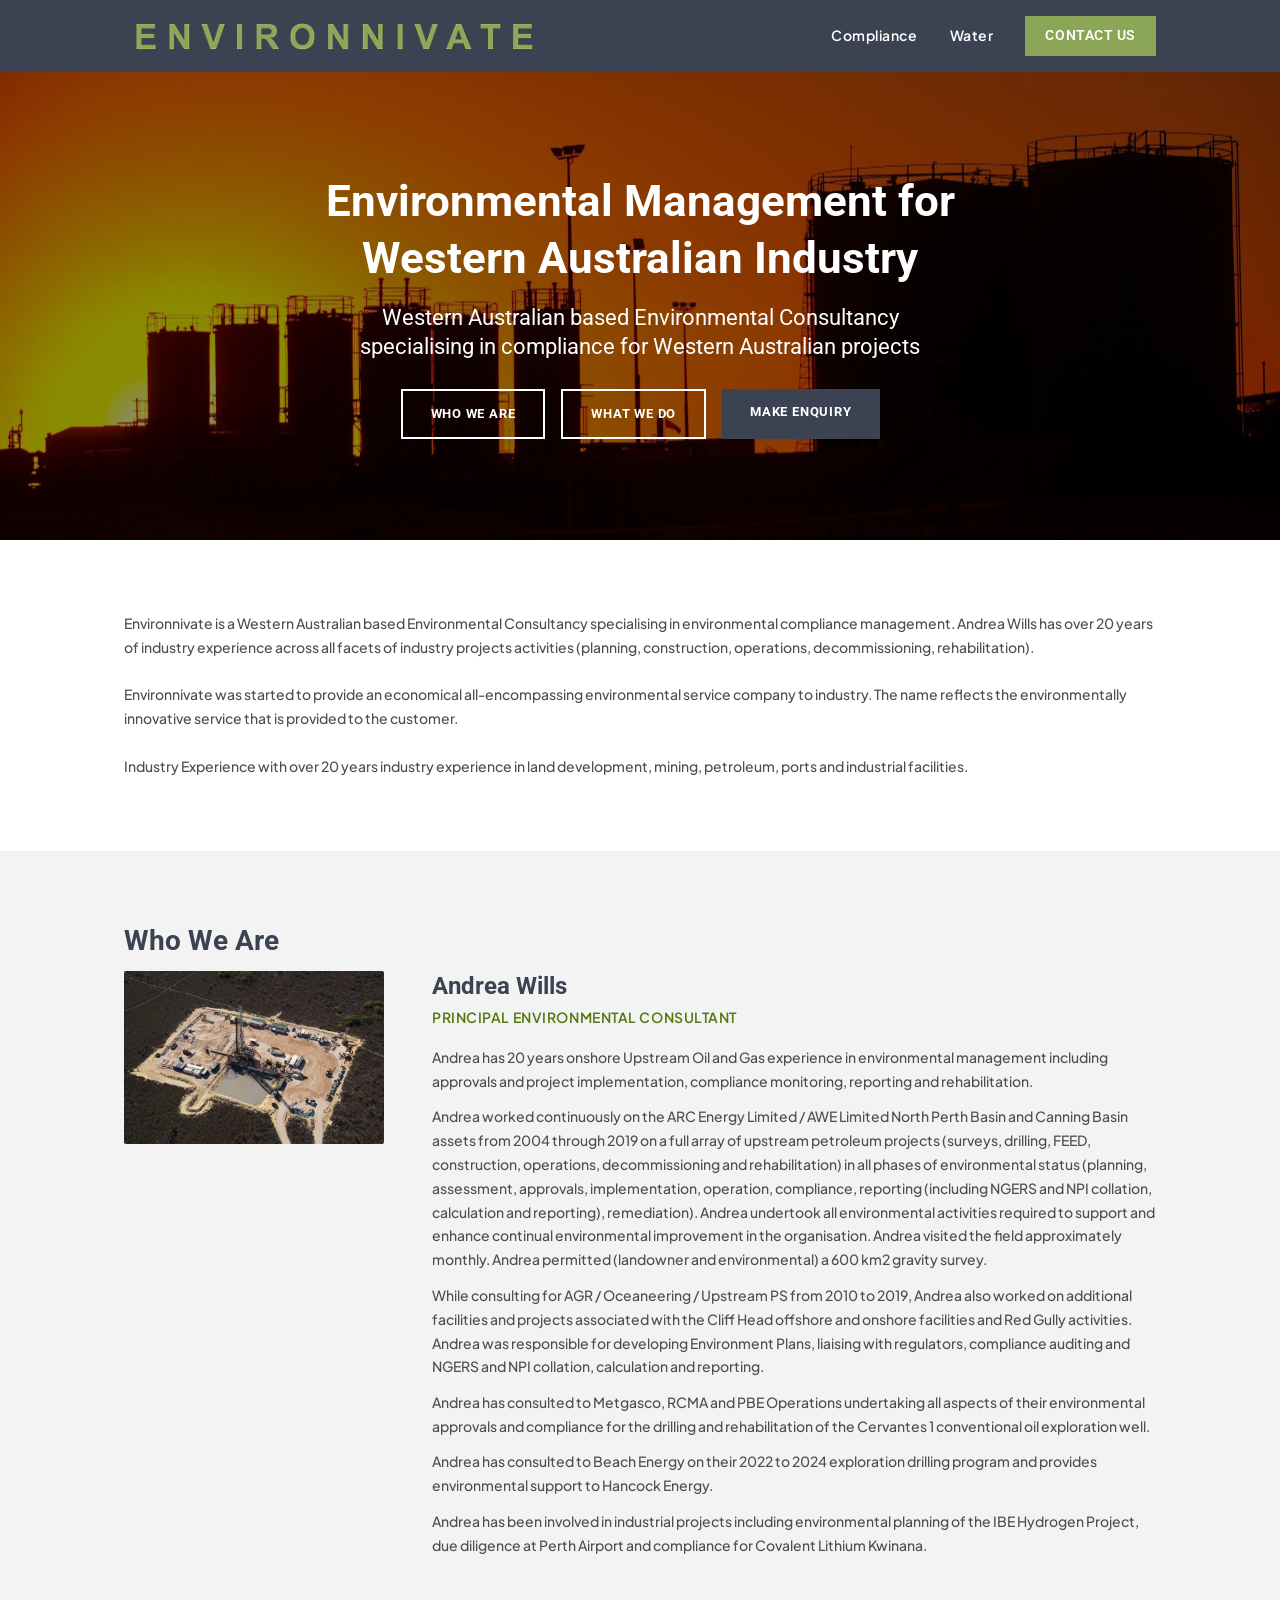
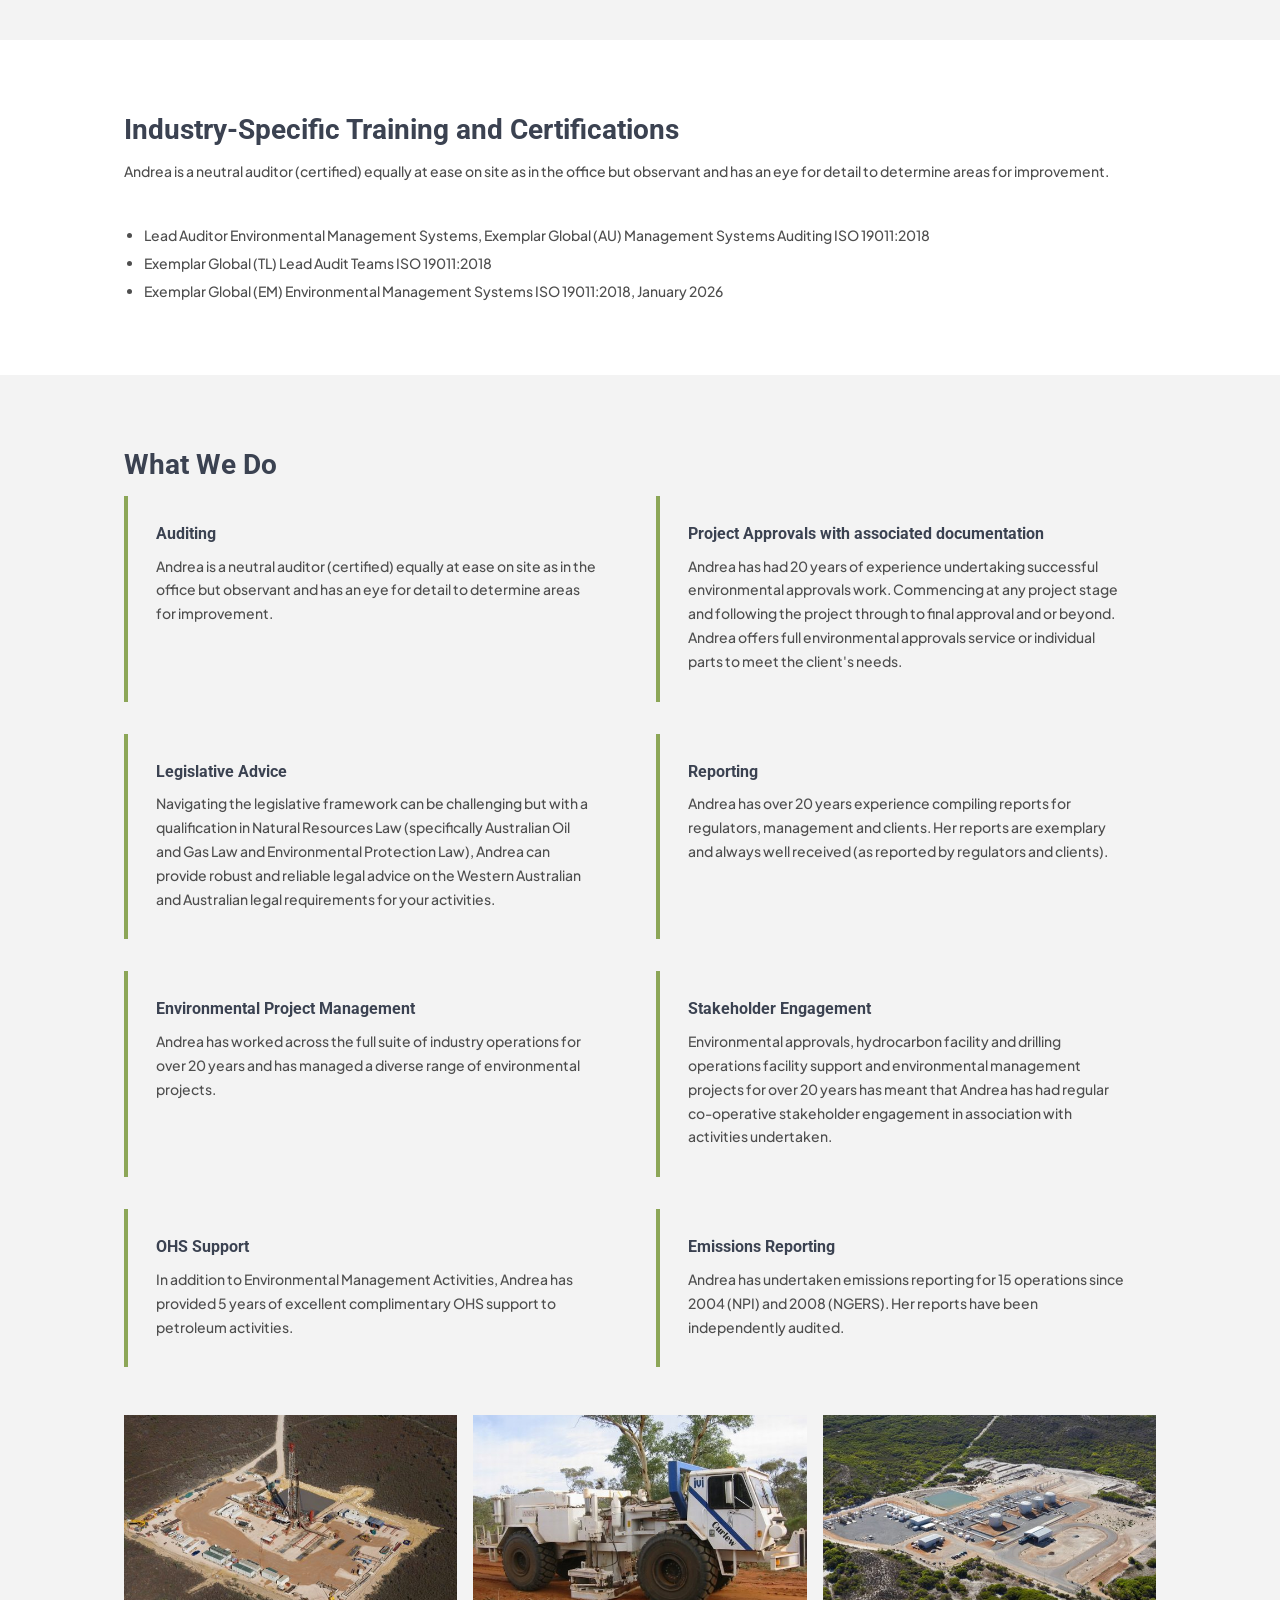
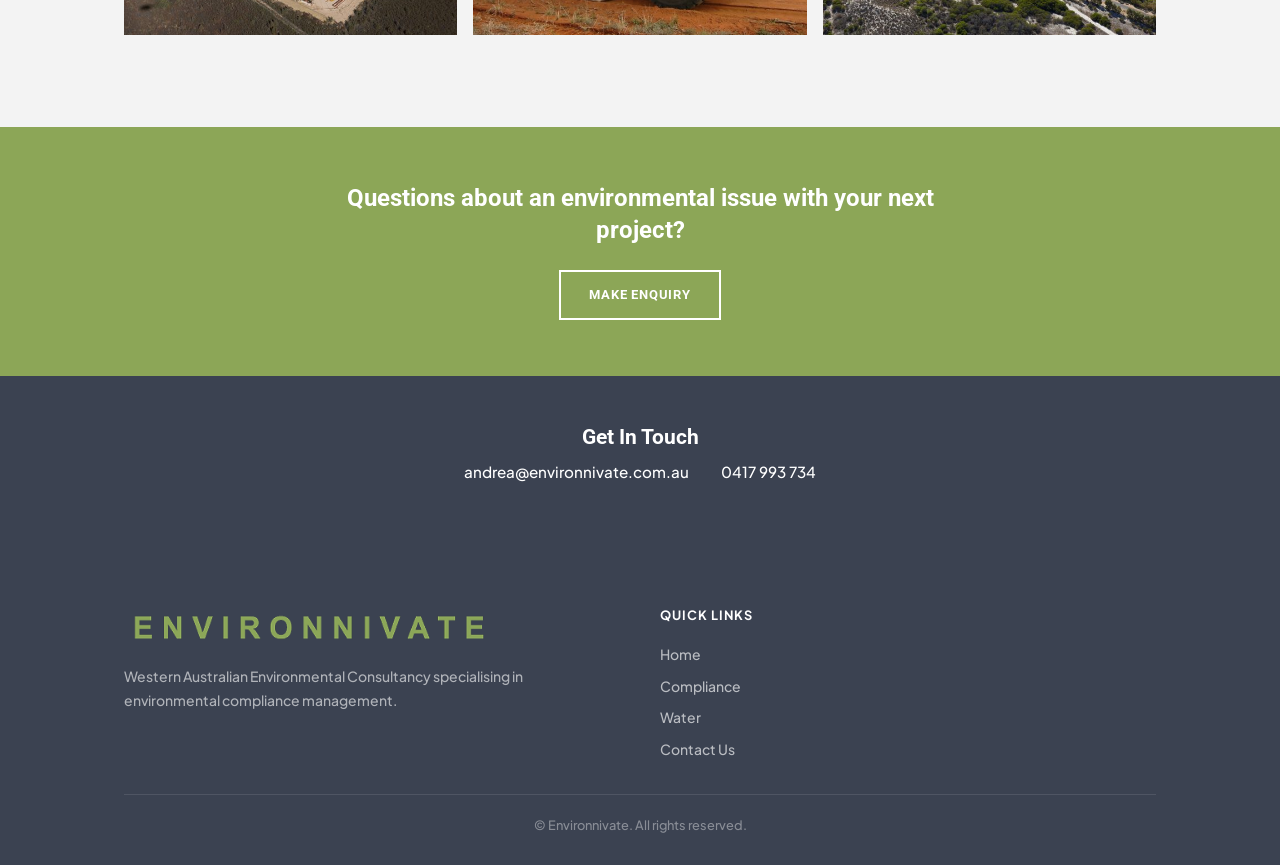
<file: compliance/index.html>
<!DOCTYPE html>
<html lang="en">
<head>
  <meta charset="UTF-8">
  <meta name="viewport" content="width=device-width, initial-scale=1.0">
  <title>Compliance | Environnivate</title>
  <link rel="preconnect" href="https://fonts.googleapis.com">
  <link rel="preconnect" href="https://fonts.gstatic.com" crossorigin>
  <link href="https://fonts.googleapis.com/css2?family=Roboto:wght@400;700&family=Plus+Jakarta+Sans:wght@500;600&display=swap" rel="stylesheet">
  <link rel="stylesheet" href="/assets/css/style.css">
</head>
<body>

  <!-- Navbar -->
  <input type="checkbox" id="nav-toggle" class="nav-toggle">
  <nav class="navbar">
    <div class="container navbar__inner">
      <a href="/" class="navbar__logo">
        <img src="/wp-content/uploads/2025/04/Environnivate.png" alt="Environnivate" height="50">
      </a>
      <label for="nav-toggle" class="nav-toggle-label" aria-label="Toggle navigation">
        <span></span><span></span><span></span>
      </label>
      <ul class="navbar__links">
        <li><a href="/compliance/">Compliance</a></li>
        <li><a href="/water/">Water</a></li>
        <li><a href="/compliance/contact-us-compliance/" class="btn btn--nav">Contact Us</a></li>
      </ul>
    </div>
  </nav>

  <!-- Hero -->
  <section class="hero" style="background-image: url('/wp-content/uploads/2025/05/06A-Plant-C_SM_M-30856111-scaled.jpg');">
    <div class="hero__content">
      <h1>Environmental Management for Western Australian Industry</h1>
      <h3>Western Australian based Environmental Consultancy specialising in compliance for Western Australian projects</h3>
      <div class="hero__actions">
        <a href="#who-we-are" class="btn btn--outline">Who We Are</a>
        <a href="#what-we-do" class="btn btn--outline">What We Do</a>
        <a href="/compliance/contact-us-compliance/" class="btn">Make Enquiry</a>
      </div>
    </div>
  </section>

  <!-- Intro -->
  <section class="section">
    <div class="container">
      <p>Environnivate is a Western Australian based Environmental Consultancy specialising in environmental compliance management. Andrea Wills has over 20 years of industry experience across all facets of industry projects activities (planning, construction, operations, decommissioning, rehabilitation).</p>
      <br>
      <p>Environnivate was started to provide an economical all-encompassing environmental service company to industry. The name reflects the environmentally innovative service that is provided to the customer.</p>
      <br>
      <p>Industry Experience with over 20 years industry experience in land development, mining, petroleum, ports and industrial facilities.</p>
    </div>
  </section>

  <!-- Who We Are -->
  <section id="who-we-are" class="section section--light">
    <div class="container">
      <h2 class="section__heading">Who We Are</h2>

      <div class="bio">
        <div>
          <img class="bio__photo" src="/wp-content/uploads/2025/04/02C-Drilling-400x266-1.jpg" alt="Andrea Wills">
        </div>
        <div>
          <h4 class="bio__name">Andrea Wills</h4>
          <p class="bio__title">Principal Environmental Consultant</p>

          <div class="bio__text">
            <p>Andrea has 20 years onshore Upstream Oil and Gas experience in environmental management including approvals and project implementation, compliance monitoring, reporting and rehabilitation.</p>
            <p>Andrea worked continuously on the ARC Energy Limited / AWE Limited North Perth Basin and Canning Basin assets from 2004 through 2019 on a full array of upstream petroleum projects (surveys, drilling, FEED, construction, operations, decommissioning and rehabilitation) in all phases of environmental status (planning, assessment, approvals, implementation, operation, compliance, reporting (including NGERS and NPI collation, calculation and reporting), remediation). Andrea undertook all environmental activities required to support and enhance continual environmental improvement in the organisation. Andrea visited the field approximately monthly. Andrea permitted (landowner and environmental) a 600 km2 gravity survey.</p>
            <p>While consulting for AGR / Oceaneering / Upstream PS from 2010 to 2019, Andrea also worked on additional facilities and projects associated with the Cliff Head offshore and onshore facilities and Red Gully activities. Andrea was responsible for developing Environment Plans, liaising with regulators, compliance auditing and NGERS and NPI collation, calculation and reporting.</p>
            <p>Andrea has consulted to Metgasco, RCMA and PBE Operations undertaking all aspects of their environmental approvals and compliance for the drilling and rehabilitation of the Cervantes 1 conventional oil exploration well.</p>
            <p>Andrea has consulted to Beach Energy on their 2022 to 2024 exploration drilling program and provides environmental support to Hancock Energy.</p>
            <p>Andrea has been involved in industrial projects including environmental planning of the IBE Hydrogen Project, due diligence at Perth Airport and compliance for Covalent Lithium Kwinana.</p>
          </div>
        </div>
      </div>

    </div>
  </section>

  <!-- Training & Certifications -->
  <section class="section">
    <div class="container">
      <h2 class="section__heading">Industry-Specific Training and Certifications</h2>
      <p>Andrea is a neutral auditor (certified) equally at ease on site as in the office but observant and has an eye for detail to determine areas for improvement.</p>
      <br>
      <ul class="bio__list" style="margin-top: 16px;">
        <li>Lead Auditor Environmental Management Systems, Exemplar Global (AU) Management Systems Auditing ISO 19011:2018</li>
        <li>Exemplar Global (TL) Lead Audit Teams ISO 19011:2018</li>
        <li>Exemplar Global (EM) Environmental Management Systems ISO 19011:2018, January 2026</li>
      </ul>
    </div>
  </section>

  <!-- What We Do -->
  <section id="what-we-do" class="section section--light">
    <div class="container">
      <h2 class="section__heading">What We Do</h2>
      <div class="grid-2">

        <div class="service-card">
          <h4 class="service-card__title">Auditing</h4>
          <p>Andrea is a neutral auditor (certified) equally at ease on site as in the office but observant and has an eye for detail to determine areas for improvement.</p>
        </div>

        <div class="service-card">
          <h4 class="service-card__title">Project Approvals with associated documentation</h4>
          <p>Andrea has had 20 years of experience undertaking successful environmental approvals work. Commencing at any project stage and following the project through to final approval and or beyond. Andrea offers full environmental approvals service or individual parts to meet the client's needs.</p>
        </div>

        <div class="service-card">
          <h4 class="service-card__title">Legislative Advice</h4>
          <p>Navigating the legislative framework can be challenging but with a qualification in Natural Resources Law (specifically Australian Oil and Gas Law and Environmental Protection Law), Andrea can provide robust and reliable legal advice on the Western Australian and Australian legal requirements for your activities.</p>
        </div>

        <div class="service-card">
          <h4 class="service-card__title">Reporting</h4>
          <p>Andrea has over 20 years experience compiling reports for regulators, management and clients. Her reports are exemplary and always well received (as reported by regulators and clients).</p>
        </div>

        <div class="service-card">
          <h4 class="service-card__title">Environmental Project Management</h4>
          <p>Andrea has worked across the full suite of industry operations for over 20 years and has managed a diverse range of environmental projects.</p>
        </div>

        <div class="service-card">
          <h4 class="service-card__title">Stakeholder Engagement</h4>
          <p>Environmental approvals, hydrocarbon facility and drilling operations facility support and environmental management projects for over 20 years has meant that Andrea has had regular co-operative stakeholder engagement in association with activities undertaken.</p>
        </div>

        <div class="service-card">
          <h4 class="service-card__title">OHS Support</h4>
          <p>In addition to Environmental Management Activities, Andrea has provided 5 years of excellent complimentary OHS support to petroleum activities.</p>
        </div>

        <div class="service-card">
          <h4 class="service-card__title">Emissions Reporting</h4>
          <p>Andrea has undertaken emissions reporting for 15 operations since 2004 (NPI) and 2008 (NGERS). Her reports have been independently audited.</p>
        </div>

      </div>

      <!-- Project images -->
      <div class="project__images" style="margin-top: 48px;">
        <img src="/wp-content/uploads/2025/06/02B-Drilling-600x399-1.png" alt="Drilling operations">
        <img src="/wp-content/uploads/2025/06/01-Seismic_A-600x450-1.png" alt="Seismic survey">
        <img src="/wp-content/uploads/2025/06/04C-Plant-A-600x399-1.png" alt="Plant operations">
      </div>

    </div>
  </section>

  <!-- CTA -->
  <div class="cta-section">
    <h2>Questions about an environmental issue with your next project?</h2>
    <a href="/compliance/contact-us-compliance/" class="btn btn--outline">Make Enquiry</a>
  </div>

  <!-- Contact Strip -->
  <div class="contact-strip">
    <div class="container">
      <h2>Get In Touch</h2>
      <div class="contact-strip__links">
        <a href="mailto:andrea@environnivate.com.au">andrea@environnivate.com.au</a>
        <a href="tel:0417993734">0417 993 734</a>
      </div>
    </div>
  </div>

  <!-- Footer -->
  <footer>
    <div class="container">
      <div class="footer__inner">
        <div>
          <img class="footer__logo" src="/wp-content/uploads/2025/04/Environnivate.png" alt="Environnivate">
          <p class="footer__tagline">Western Australian Environmental Consultancy specialising in environmental compliance management.</p>
        </div>
        <div>
          <p class="footer__heading">Quick Links</p>
          <ul class="footer__links">
            <li><a href="/">Home</a></li>
            <li><a href="/compliance/">Compliance</a></li>
            <li><a href="/water/">Water</a></li>
            <li><a href="/compliance/contact-us-compliance/">Contact Us</a></li>
          </ul>
        </div>
      </div>
      <div class="footer__bottom">
        &copy; Environnivate. All rights reserved.
      </div>
    </div>
  </footer>

</body>
</html>
</file>
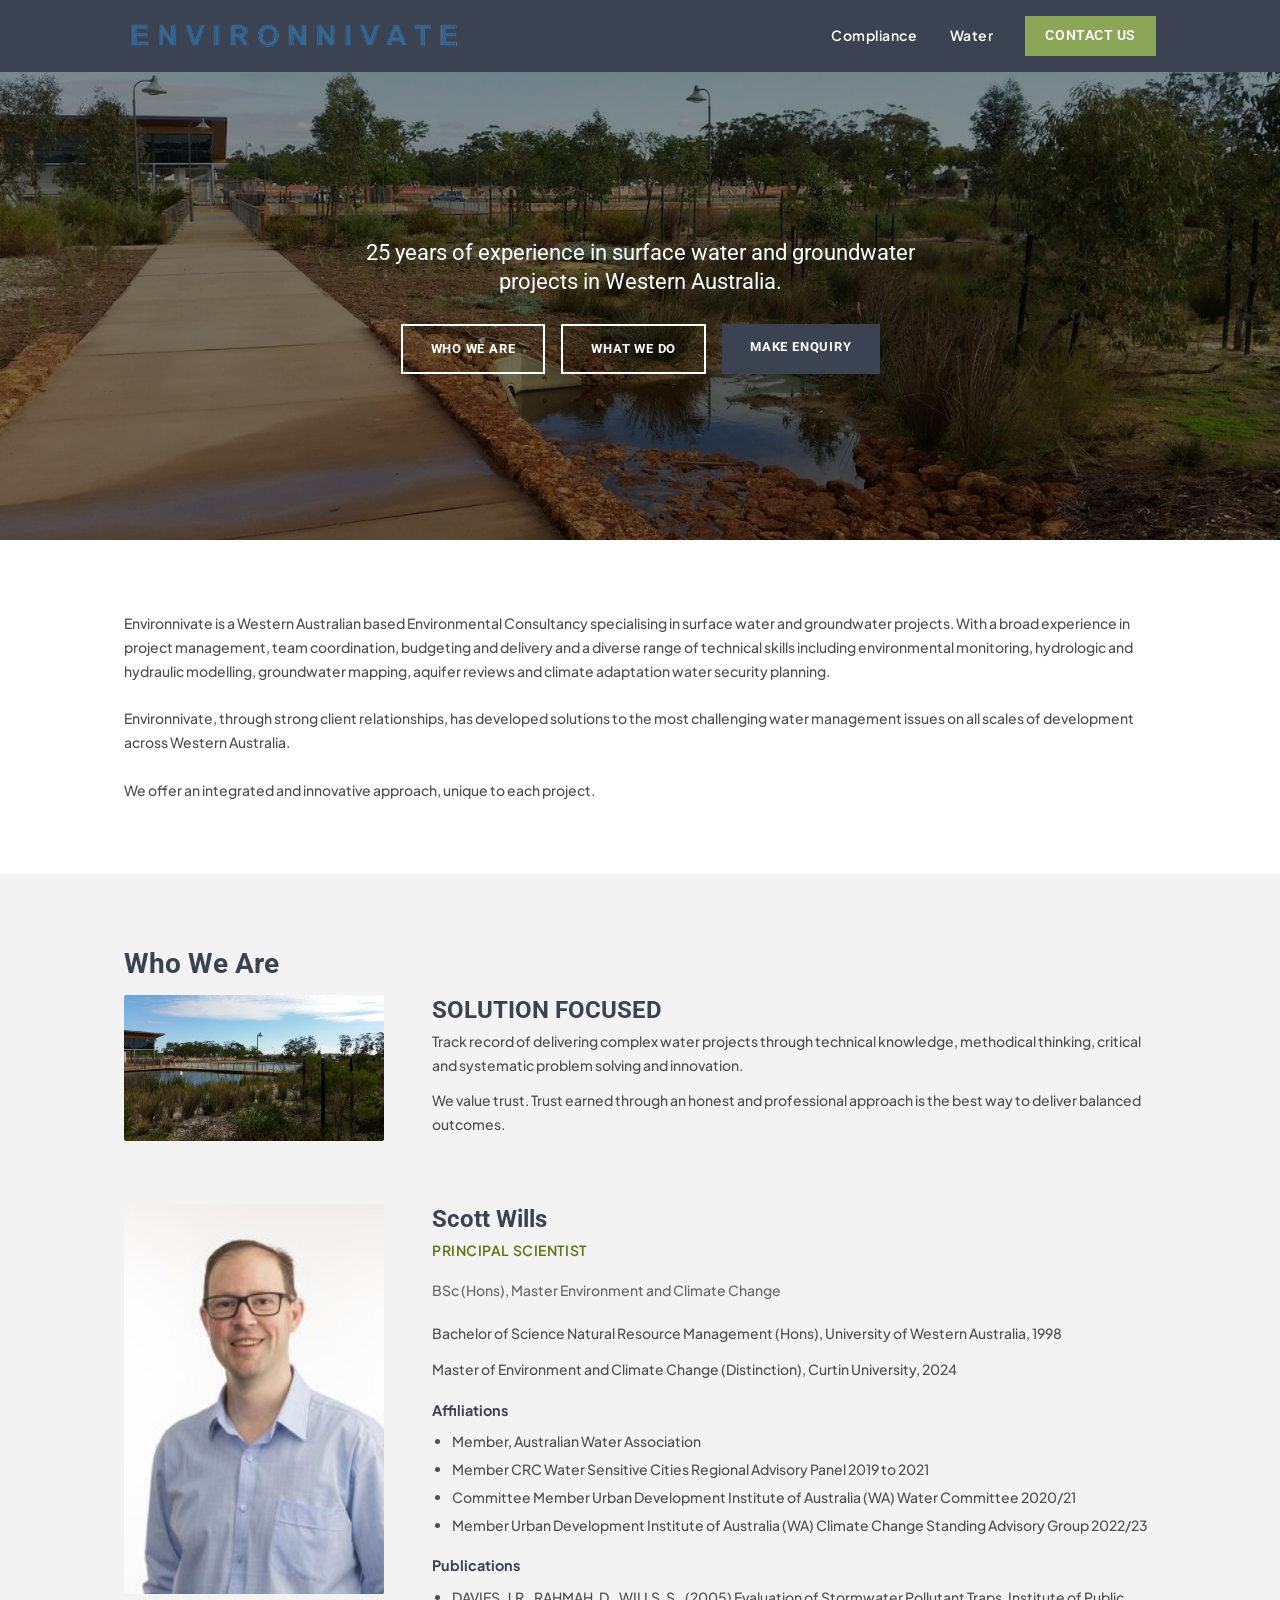
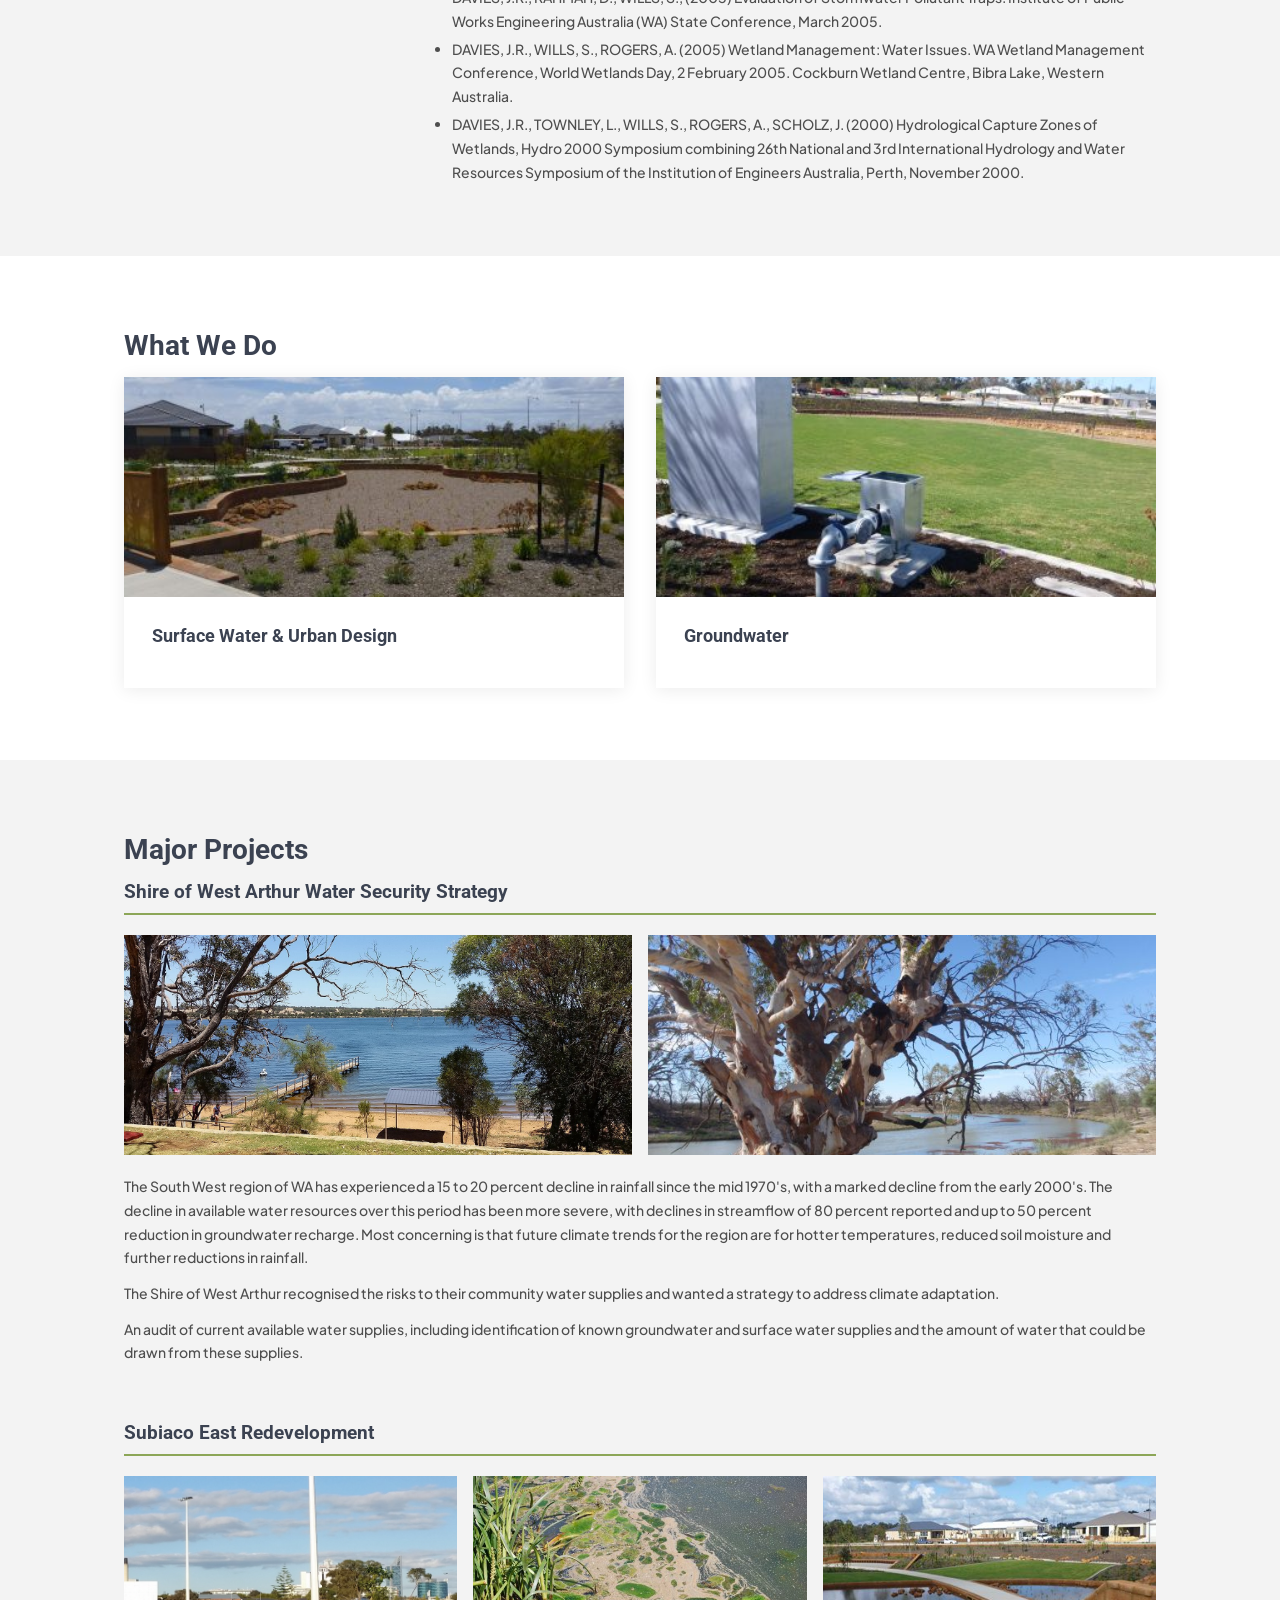
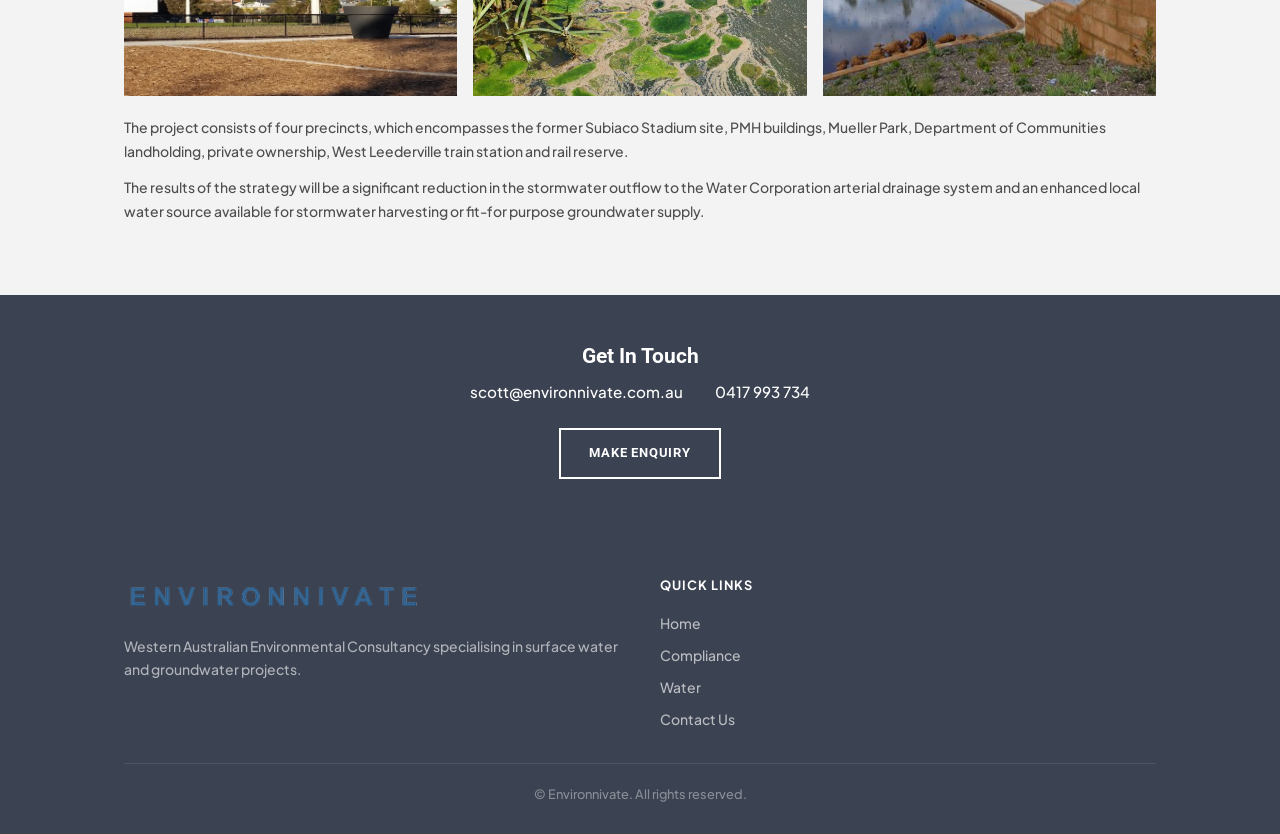
<file: water/index.html>
<!DOCTYPE html>
<html lang="en">
<head>
  <meta charset="UTF-8">
  <meta name="viewport" content="width=device-width, initial-scale=1.0">
  <title>Water | Environnivate</title>
  <link rel="preconnect" href="https://fonts.googleapis.com">
  <link rel="preconnect" href="https://fonts.gstatic.com" crossorigin>
  <link href="https://fonts.googleapis.com/css2?family=Roboto:wght@400;700&family=Plus+Jakarta+Sans:wght@500;600&display=swap" rel="stylesheet">
  <link rel="stylesheet" href="/assets/css/style.css">
</head>
<body>

  <!-- Navbar -->
  <input type="checkbox" id="nav-toggle" class="nav-toggle">
  <nav class="navbar">
    <div class="container navbar__inner">
      <a href="/" class="navbar__logo">
        <img src="/wp-content/uploads/2025/04/Environnivate-Logo-Alt-Blue-Grey-01-1.png" alt="Environnivate" height="50">
      </a>
      <label for="nav-toggle" class="nav-toggle-label" aria-label="Toggle navigation">
        <span></span><span></span><span></span>
      </label>
      <ul class="navbar__links">
        <li><a href="/compliance/">Compliance</a></li>
        <li><a href="/water/">Water</a></li>
        <li><a href="/water/contact-us-water/" class="btn btn--nav">Contact Us</a></li>
      </ul>
    </div>
  </nav>

  <!-- Hero -->
  <section class="hero" style="background-image: url('/wp-content/uploads/2025/04/Water-Home-Banner-1-1.jpg');">
    <div class="hero__content">
      <h3>25 years of experience in surface water and groundwater projects in Western Australia.</h3>
      <div class="hero__actions">
        <a href="#who-we-are" class="btn btn--outline">Who We Are</a>
        <a href="#what-we-do" class="btn btn--outline">What We Do</a>
        <a href="/water/contact-us-water/" class="btn">Make Enquiry</a>
      </div>
    </div>
  </section>

  <!-- Intro -->
  <section class="section">
    <div class="container">
      <p>Environnivate is a Western Australian based Environmental Consultancy specialising in surface water and groundwater projects. With a broad experience in project management, team coordination, budgeting and delivery and a diverse range of technical skills including environmental monitoring, hydrologic and hydraulic modelling, groundwater mapping, aquifer reviews and climate adaptation water security planning.</p>
      <br>
      <p>Environnivate, through strong client relationships, has developed solutions to the most challenging water management issues on all scales of development across Western Australia.</p>
      <br>
      <p>We offer an integrated and innovative approach, unique to each project.</p>
    </div>
  </section>

  <!-- Who We Are -->
  <section id="who-we-are" class="section section--light">
    <div class="container">
      <h2 class="section__heading">Who We Are</h2>

      <!-- Solution Focused -->
      <div class="bio" style="margin-bottom: 56px;">
        <div>
          <img class="bio__photo" src="/wp-content/uploads/2025/04/Solution-Focused.jpg" alt="Solution Focused">
        </div>
        <div>
          <h4 class="bio__name">SOLUTION FOCUSED</h4>
          <div class="bio__text">
            <p>Track record of delivering complex water projects through technical knowledge, methodical thinking, critical and systematic problem solving and innovation.</p>
            <p>We value trust. Trust earned through an honest and professional approach is the best way to deliver balanced outcomes.</p>
          </div>
        </div>
      </div>

      <!-- Scott Wills -->
      <div class="bio">
        <div>
          <img class="bio__photo" src="/wp-content/uploads/2025/04/Scott-Wills.jpg" alt="Scott Wills">
        </div>
        <div>
          <h4 class="bio__name">Scott Wills</h4>
          <p class="bio__title">Principal Scientist</p>
          <p class="bio__quals">BSc (Hons), Master Environment and Climate Change</p>

          <div class="bio__text">
            <p>Bachelor of Science Natural Resource Management (Hons), University of Western Australia, 1998</p>
            <p>Master of Environment and Climate Change (Distinction), Curtin University, 2024</p>
          </div>

          <p class="bio__list-heading">Affiliations</p>
          <ul class="bio__list">
            <li>Member, Australian Water Association</li>
            <li>Member CRC Water Sensitive Cities Regional Advisory Panel 2019 to 2021</li>
            <li>Committee Member Urban Development Institute of Australia (WA) Water Committee 2020/21</li>
            <li>Member Urban Development Institute of Australia (WA) Climate Change Standing Advisory Group 2022/23</li>
          </ul>

          <p class="bio__list-heading">Publications</p>
          <ul class="bio__list">
            <li>DAVIES, J.R., RAHMAH, D., WILLS, S., (2005) Evaluation of Stormwater Pollutant Traps. Institute of Public Works Engineering Australia (WA) State Conference, March 2005.</li>
            <li>DAVIES, J.R., WILLS, S., ROGERS, A. (2005) Wetland Management: Water Issues. WA Wetland Management Conference, World Wetlands Day, 2 February 2005. Cockburn Wetland Centre, Bibra Lake, Western Australia.</li>
            <li>DAVIES, J.R., TOWNLEY, L., WILLS, S., ROGERS, A., SCHOLZ, J. (2000) Hydrological Capture Zones of Wetlands, Hydro 2000 Symposium combining 26th National and 3rd International Hydrology and Water Resources Symposium of the Institution of Engineers Australia, Perth, November 2000.</li>
          </ul>
        </div>
      </div>

    </div>
  </section>

  <!-- What We Do -->
  <section id="what-we-do" class="section">
    <div class="container">
      <h2 class="section__heading">What We Do</h2>
      <div class="grid-2">

        <div class="card">
          <img class="card__img" src="/wp-content/uploads/2025/04/Surface-Water-and-Urban-Design.jpg" alt="Surface Water & Urban Design">
          <div class="card__body">
            <h4 class="card__title">Surface Water &amp; Urban Design</h4>
          </div>
        </div>

        <div class="card">
          <img class="card__img" src="/wp-content/uploads/2025/04/Groundwater.jpg" alt="Groundwater">
          <div class="card__body">
            <h4 class="card__title">Groundwater</h4>
          </div>
        </div>

      </div>
    </div>
  </section>

  <!-- Major Projects -->
  <section class="section section--light">
    <div class="container">
      <h2 class="section__heading">Major Projects</h2>

      <div class="project">
        <h4 class="project__title">Shire of West Arthur Water Security Strategy</h4>
        <div class="project__images">
          <img src="/wp-content/uploads/2025/04/Shire-of-West-Arthur-Water-Security-Strategy.jpg" alt="Shire of West Arthur Water Security Strategy">
          <img src="/wp-content/uploads/2025/06/Chowilla-gum_tree.png" alt="Project image">
        </div>
        <p>The South West region of WA has experienced a 15 to 20 percent decline in rainfall since the mid 1970's, with a marked decline from the early 2000's. The decline in available water resources over this period has been more severe, with declines in streamflow of 80 percent reported and up to 50 percent reduction in groundwater recharge. Most concerning is that future climate trends for the region are for hotter temperatures, reduced soil moisture and further reductions in rainfall.</p>
        <p>The Shire of West Arthur recognised the risks to their community water supplies and wanted a strategy to address climate adaptation.</p>
        <p>An audit of current available water supplies, including identification of known groundwater and surface water supplies and the amount of water that could be drawn from these supplies.</p>
      </div>

      <div class="project">
        <h4 class="project__title">Subiaco East Redevelopment</h4>
        <div class="project__images">
          <img src="/wp-content/uploads/2025/05/Screen-Shot-2022-06-07-at-9.19.40-am.png" alt="Subiaco East Redevelopment">
          <img src="/wp-content/uploads/2025/06/J616-600x402-1.png" alt="Project image">
          <img src="/wp-content/uploads/2025/06/P1020033-scaled-e1652141460319-600x271-1.png" alt="Project image">
        </div>
        <p>The project consists of four precincts, which encompasses the former Subiaco Stadium site, PMH buildings, Mueller Park, Department of Communities landholding, private ownership, West Leederville train station and rail reserve.</p>
        <p>The results of the strategy will be a significant reduction in the stormwater outflow to the Water Corporation arterial drainage system and an enhanced local water source available for stormwater harvesting or fit-for purpose groundwater supply.</p>
      </div>

    </div>
  </section>

  <!-- Contact Strip -->
  <div class="contact-strip">
    <div class="container">
      <h2>Get In Touch</h2>
      <div class="contact-strip__links">
        <a href="mailto:scott@environnivate.com.au">scott@environnivate.com.au</a>
        <a href="tel:0417993734">0417 993 734</a>
      </div>
      <a href="/water/contact-us-water/" class="btn btn--outline">Make Enquiry</a>
    </div>
  </div>

  <!-- Footer -->
  <footer>
    <div class="container">
      <div class="footer__inner">
        <div>
          <img class="footer__logo" src="/wp-content/uploads/2025/04/Environnivate-Logo-Alt-Blue-Grey-01-1.png" alt="Environnivate">
          <p class="footer__tagline">Western Australian Environmental Consultancy specialising in surface water and groundwater projects.</p>
        </div>
        <div>
          <p class="footer__heading">Quick Links</p>
          <ul class="footer__links">
            <li><a href="/">Home</a></li>
            <li><a href="/compliance/">Compliance</a></li>
            <li><a href="/water/">Water</a></li>
            <li><a href="/water/contact-us-water/">Contact Us</a></li>
          </ul>
        </div>
      </div>
      <div class="footer__bottom">
        &copy; Environnivate. All rights reserved.
      </div>
    </div>
  </footer>

</body>
</html>
</file>
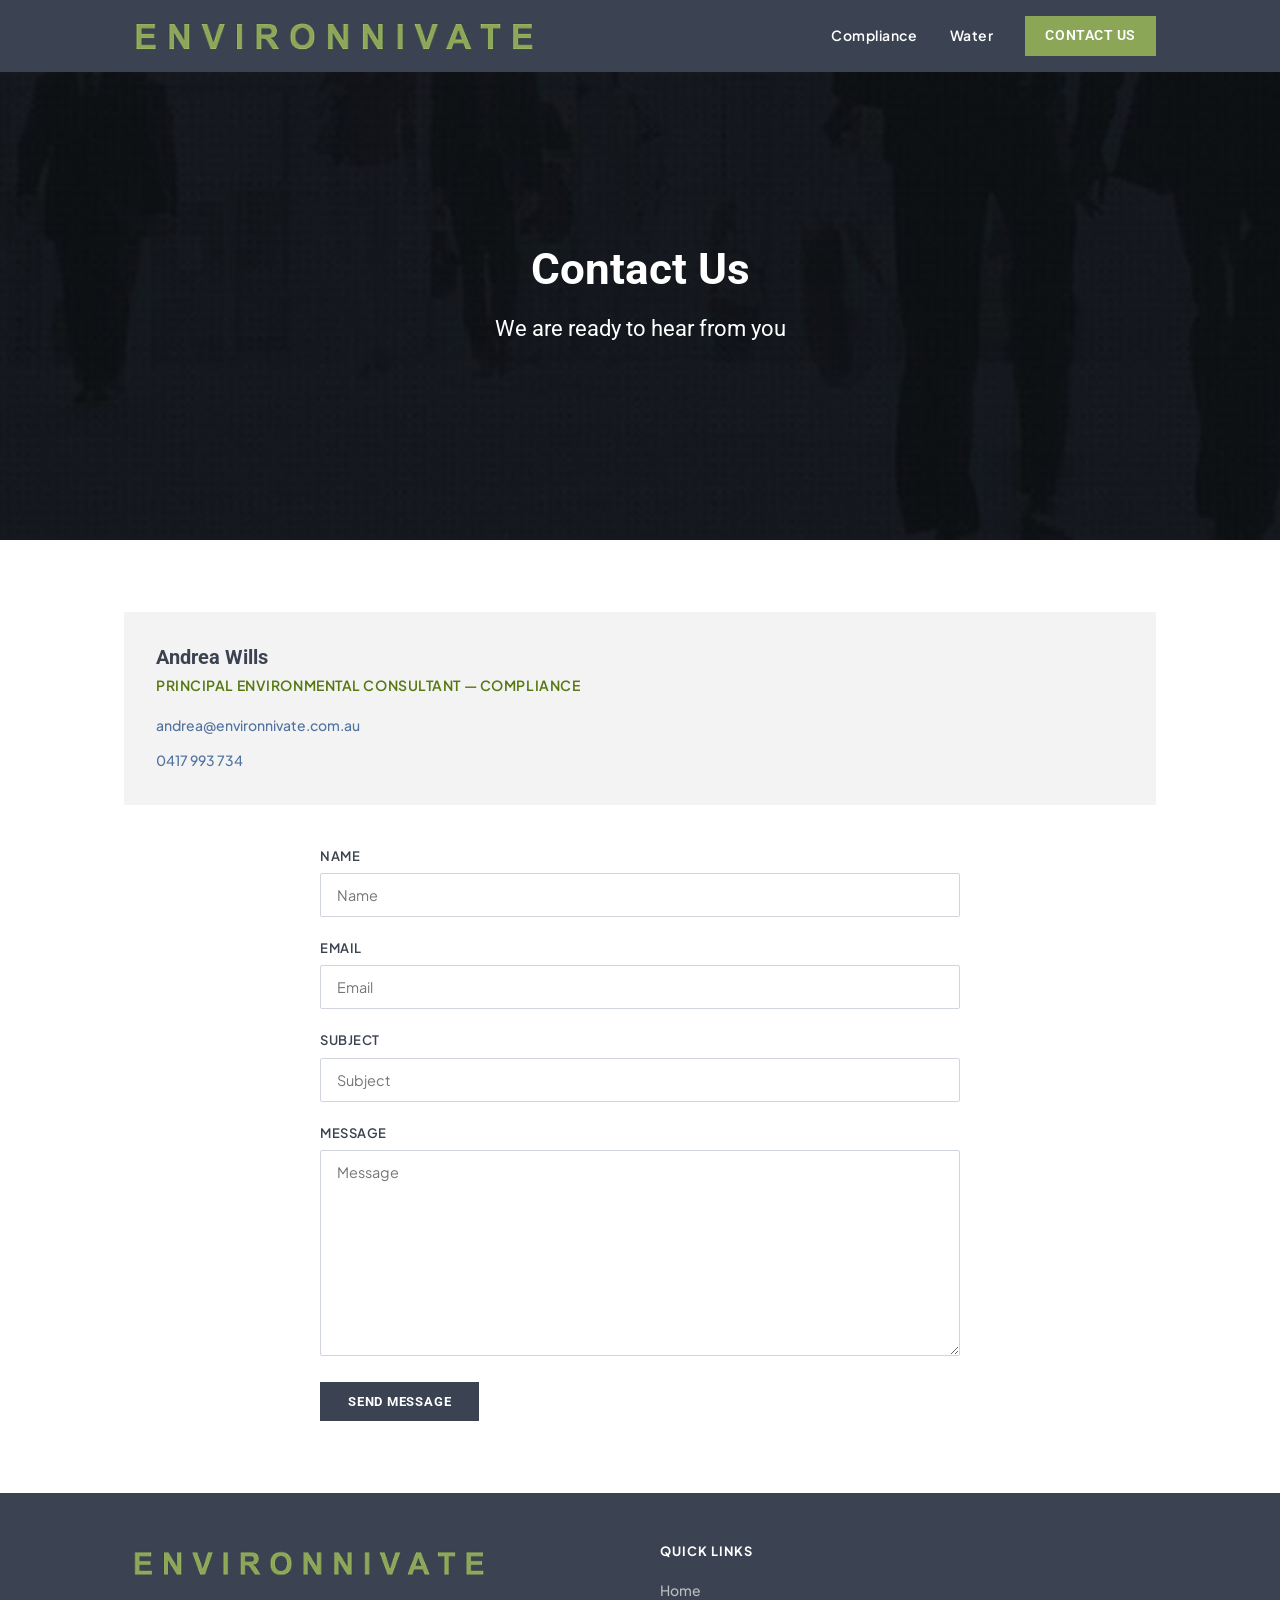
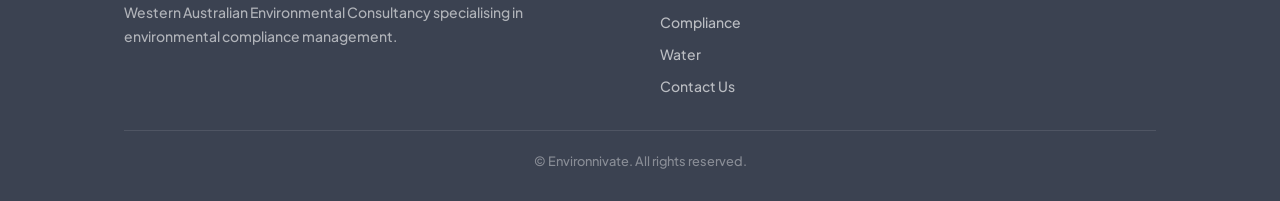
<file: compliance/contact-us-compliance/index.html>
<!DOCTYPE html>
<html lang="en">
<head>
  <meta charset="UTF-8">
  <meta name="viewport" content="width=device-width, initial-scale=1.0">
  <title>Contact Us | Environnivate Compliance</title>
  <link rel="preconnect" href="https://fonts.googleapis.com">
  <link rel="preconnect" href="https://fonts.gstatic.com" crossorigin>
  <link href="https://fonts.googleapis.com/css2?family=Roboto:wght@400;700&family=Plus+Jakarta+Sans:wght@500;600&display=swap" rel="stylesheet">
  <link rel="stylesheet" href="/assets/css/style.css">
</head>
<body>

  <!-- Navbar -->
  <input type="checkbox" id="nav-toggle" class="nav-toggle">
  <nav class="navbar">
    <div class="container navbar__inner">
      <a href="/" class="navbar__logo">
        <img src="/wp-content/uploads/2025/04/Environnivate.png" alt="Environnivate" height="50">
      </a>
      <label for="nav-toggle" class="nav-toggle-label" aria-label="Toggle navigation">
        <span></span><span></span><span></span>
      </label>
      <ul class="navbar__links">
        <li><a href="/compliance/">Compliance</a></li>
        <li><a href="/water/">Water</a></li>
        <li><a href="/compliance/contact-us-compliance/" class="btn btn--nav">Contact Us</a></li>
      </ul>
    </div>
  </nav>

  <!-- Hero -->
  <section class="hero" style="background-image: url('/wp-content/uploads/2025/04/Enquiry_BG.jpg');">
    <div class="hero__content">
      <h1>Contact Us</h1>
      <h3>We are ready to hear from you</h3>
    </div>
  </section>

  <!-- Contact -->
  <section class="section">
    <div class="container">

      <div class="contact-info">
        <h3 class="contact-info__name">Andrea Wills</h3>
        <p class="contact-info__role">Principal Environmental Consultant — Compliance</p>
        <p><a href="mailto:andrea@environnivate.com.au">andrea@environnivate.com.au</a></p>
        <p><a href="tel:0417993734">0417 993 734</a></p>
      </div>

      <form class="contact-form" name="contact-compliance" method="POST" data-netlify="true">
        <input type="hidden" name="form-name" value="contact-compliance">
        <p class="hidden">
          <label>Don't fill this out if you're human: <input name="bot-field"></label>
        </p>

        <div class="form-group">
          <label for="name-compliance">Name</label>
          <input type="text" id="name-compliance" name="name" placeholder="Name" required>
        </div>

        <div class="form-group">
          <label for="email-compliance">Email</label>
          <input type="email" id="email-compliance" name="email" placeholder="Email" required>
        </div>

        <div class="form-group">
          <label for="subject-compliance">Subject</label>
          <input type="text" id="subject-compliance" name="subject" placeholder="Subject" required>
        </div>

        <div class="form-group">
          <label for="message-compliance">Message</label>
          <textarea id="message-compliance" name="message" placeholder="Message" rows="10" required></textarea>
        </div>

        <button type="submit" class="btn">Send Message</button>
      </form>

    </div>
  </section>

  <!-- Footer -->
  <footer>
    <div class="container">
      <div class="footer__inner">
        <div>
          <img class="footer__logo" src="/wp-content/uploads/2025/04/Environnivate.png" alt="Environnivate">
          <p class="footer__tagline">Western Australian Environmental Consultancy specialising in environmental compliance management.</p>
        </div>
        <div>
          <p class="footer__heading">Quick Links</p>
          <ul class="footer__links">
            <li><a href="/">Home</a></li>
            <li><a href="/compliance/">Compliance</a></li>
            <li><a href="/water/">Water</a></li>
            <li><a href="/compliance/contact-us-compliance/">Contact Us</a></li>
          </ul>
        </div>
      </div>
      <div class="footer__bottom">
        &copy; Environnivate. All rights reserved.
      </div>
    </div>
  </footer>

</body>
</html>
</file>
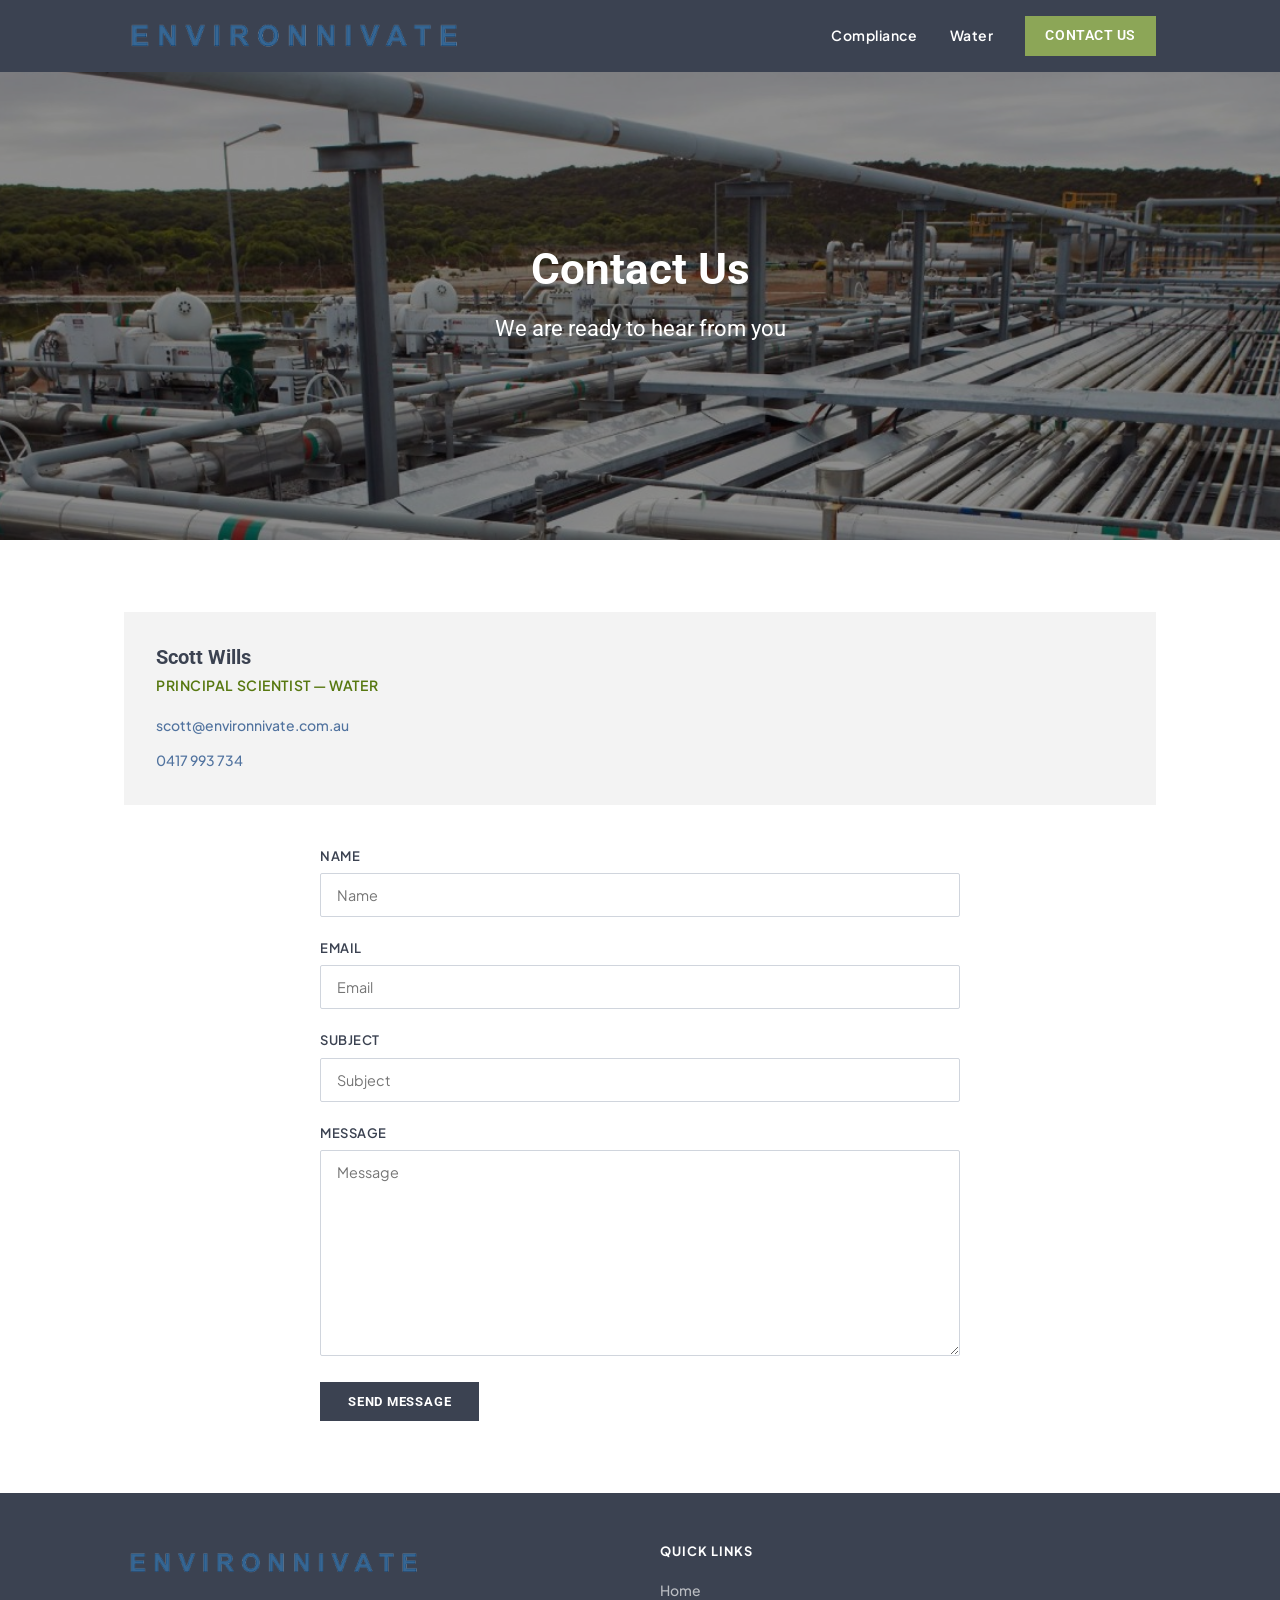
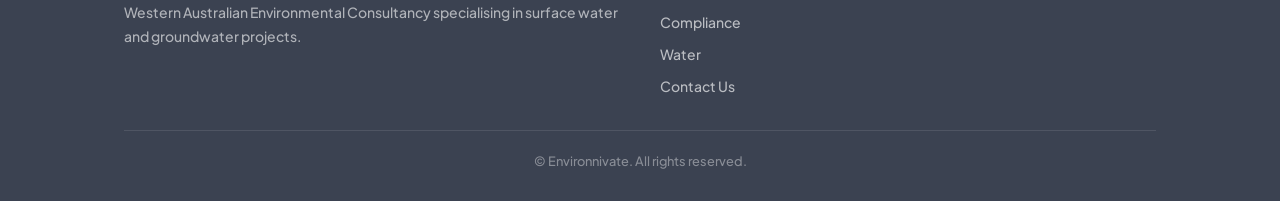
<file: water/contact-us-water/index.html>
<!DOCTYPE html>
<html lang="en">
<head>
  <meta charset="UTF-8">
  <meta name="viewport" content="width=device-width, initial-scale=1.0">
  <title>Contact Us | Environnivate Water</title>
  <link rel="preconnect" href="https://fonts.googleapis.com">
  <link rel="preconnect" href="https://fonts.gstatic.com" crossorigin>
  <link href="https://fonts.googleapis.com/css2?family=Roboto:wght@400;700&family=Plus+Jakarta+Sans:wght@500;600&display=swap" rel="stylesheet">
  <link rel="stylesheet" href="/assets/css/style.css">
</head>
<body>

  <!-- Navbar -->
  <input type="checkbox" id="nav-toggle" class="nav-toggle">
  <nav class="navbar">
    <div class="container navbar__inner">
      <a href="/" class="navbar__logo">
        <img src="/wp-content/uploads/2025/04/Environnivate-Logo-Alt-Blue-Grey-01-1.png" alt="Environnivate" height="50">
      </a>
      <label for="nav-toggle" class="nav-toggle-label" aria-label="Toggle navigation">
        <span></span><span></span><span></span>
      </label>
      <ul class="navbar__links">
        <li><a href="/compliance/">Compliance</a></li>
        <li><a href="/water/">Water</a></li>
        <li><a href="/water/contact-us-water/" class="btn btn--nav">Contact Us</a></li>
      </ul>
    </div>
  </nav>

  <!-- Hero -->
  <section class="hero" style="background-image: url('/wp-content/uploads/2025/04/Arrowsmith-Stabilisation-Plant-Onshore-Perth-Basin-contact-us-scaled-1.jpg');">
    <div class="hero__content">
      <h1>Contact Us</h1>
      <h3>We are ready to hear from you</h3>
    </div>
  </section>

  <!-- Contact -->
  <section class="section">
    <div class="container">

      <div class="contact-info">
        <h3 class="contact-info__name">Scott Wills</h3>
        <p class="contact-info__role">Principal Scientist — Water</p>
        <p><a href="mailto:scott@environnivate.com.au">scott@environnivate.com.au</a></p>
        <p><a href="tel:0417993734">0417 993 734</a></p>
      </div>

      <form class="contact-form" name="contact-water" method="POST" data-netlify="true">
        <input type="hidden" name="form-name" value="contact-water">
        <p class="hidden">
          <label>Don't fill this out if you're human: <input name="bot-field"></label>
        </p>

        <div class="form-group">
          <label for="name-water">Name</label>
          <input type="text" id="name-water" name="name" placeholder="Name" required>
        </div>

        <div class="form-group">
          <label for="email-water">Email</label>
          <input type="email" id="email-water" name="email" placeholder="Email" required>
        </div>

        <div class="form-group">
          <label for="subject-water">Subject</label>
          <input type="text" id="subject-water" name="subject" placeholder="Subject" required>
        </div>

        <div class="form-group">
          <label for="message-water">Message</label>
          <textarea id="message-water" name="message" placeholder="Message" rows="10" required></textarea>
        </div>

        <button type="submit" class="btn">Send Message</button>
      </form>

    </div>
  </section>

  <!-- Footer -->
  <footer>
    <div class="container">
      <div class="footer__inner">
        <div>
          <img class="footer__logo" src="/wp-content/uploads/2025/04/Environnivate-Logo-Alt-Blue-Grey-01-1.png" alt="Environnivate">
          <p class="footer__tagline">Western Australian Environmental Consultancy specialising in surface water and groundwater projects.</p>
        </div>
        <div>
          <p class="footer__heading">Quick Links</p>
          <ul class="footer__links">
            <li><a href="/">Home</a></li>
            <li><a href="/compliance/">Compliance</a></li>
            <li><a href="/water/">Water</a></li>
            <li><a href="/water/contact-us-water/">Contact Us</a></li>
          </ul>
        </div>
      </div>
      <div class="footer__bottom">
        &copy; Environnivate. All rights reserved.
      </div>
    </div>
  </footer>

</body>
</html>
</file>
<file: assets/css/style.css>
/* ============================================================
   Environnivate — Design System
   ============================================================ */

/* Google Fonts are loaded via <link> in each HTML page */

/* ------------------------------------------------------------
   Custom Properties
   ------------------------------------------------------------ */
:root {
  --dark:       #3b4251;
  --green:      #8ca657;
  --green-dark: #577810;
  --blue:       #51739f;
  --body-text:  #4e4e4e;
  --muted:      #666666;
  --light-bg:   #f3f3f3;
  --white:      #ffffff;

  --navbar-h:   72px;
}

/* ------------------------------------------------------------
   Reset & Base
   ------------------------------------------------------------ */
*, *::before, *::after {
  box-sizing: border-box;
  margin: 0;
  padding: 0;
}

html {
  scroll-behavior: smooth;
}

body {
  font-family: 'Plus Jakarta Sans', Helvetica, Arial, sans-serif;
  font-weight: 500;
  font-size: 14px;
  line-height: 1.7;
  color: var(--body-text);
  background: var(--white);
}

img {
  max-width: 100%;
  height: auto;
  display: block;
}

a {
  color: inherit;
  text-decoration: none;
}

ul {
  list-style: none;
}

h1, h2, h3, h4, h5, h6 {
  font-family: 'Roboto', Helvetica, Arial, sans-serif;
  font-weight: 700;
  line-height: 1.3;
  color: var(--dark);
}

p + p {
  margin-top: 0.85em;
}

/* ------------------------------------------------------------
   Layout Utilities
   ------------------------------------------------------------ */
.container {
  max-width: 1080px;
  margin: 0 auto;
  padding: 0 24px;
}

.section {
  padding: 72px 0;
}

.section--light {
  background: var(--light-bg);
}

.section__heading {
  font-size: 1.75rem;
  margin-bottom: 12px;
}

.section__sub {
  color: var(--muted);
  margin-bottom: 40px;
  font-size: 1rem;
}

.grid-2 {
  display: grid;
  grid-template-columns: 1fr 1fr;
  gap: 32px;
}

.grid-3 {
  display: grid;
  grid-template-columns: repeat(3, 1fr);
  gap: 32px;
}

/* ------------------------------------------------------------
   Navbar
   ------------------------------------------------------------ */
.navbar {
  position: fixed;
  top: 0;
  left: 0;
  right: 0;
  z-index: 1000;
  background: var(--dark);
  height: var(--navbar-h);
}

.navbar__inner {
  display: flex;
  align-items: center;
  justify-content: space-between;
  height: 100%;
}

.navbar__logo img {
  height: 50px;
  width: auto;
}

.navbar__links {
  display: flex;
  align-items: center;
  gap: 32px;
}

.navbar__links a {
  color: var(--white);
  font-size: 0.875rem;
  font-weight: 600;
  letter-spacing: 0.04em;
  transition: color 0.2s;
}

.navbar__links a:hover {
  color: var(--green);
}

/* Hamburger (pure CSS) */
.nav-toggle {
  display: none;
}

.nav-toggle-label {
  display: none;
  cursor: pointer;
  flex-direction: column;
  gap: 5px;
}

.nav-toggle-label span {
  display: block;
  width: 24px;
  height: 2px;
  background: var(--white);
  transition: transform 0.3s, opacity 0.3s;
}

/* ------------------------------------------------------------
   Buttons
   ------------------------------------------------------------ */
.btn {
  display: inline-block;
  background: var(--dark);
  color: var(--white);
  padding: 12px 28px;
  font-family: 'Roboto', Helvetica, Arial, sans-serif;
  font-size: 0.8125rem;
  font-weight: 700;
  letter-spacing: 0.06em;
  text-transform: uppercase;
  border: none;
  cursor: pointer;
  transition: background 0.2s;
}

.btn:hover {
  background: var(--green);
}

.btn--nav {
  background: var(--green);
  padding: 8px 20px;
  font-size: 0.75rem;
}

.btn--nav:hover {
  background: var(--green-dark);
}

.btn--outline {
  background: transparent;
  border: 2px solid var(--white);
  color: var(--white);
}

.btn--outline:hover {
  background: var(--white);
  color: var(--dark);
}

/* ------------------------------------------------------------
   Hero
   ------------------------------------------------------------ */
.hero {
  position: relative;
  min-height: 60vh;
  display: flex;
  align-items: center;
  justify-content: center;
  text-align: center;
  background-size: cover;
  background-position: center;
  padding-top: var(--navbar-h);
}

.hero::after {
  content: '';
  position: absolute;
  inset: 0;
  background: rgba(0, 0, 0, 0.45);
}

.hero__content {
  position: relative;
  z-index: 1;
  padding: 40px 24px;
  max-width: 800px;
}

.hero__content h1 {
  font-size: 2.75rem;
  color: var(--white);
  margin-bottom: 16px;
}

.hero__content h3 {
  font-size: 1.4rem;
  color: var(--white);
  font-weight: 400;
  margin-bottom: 28px;
  max-width: 620px;
  margin-left: auto;
  margin-right: auto;
}

.hero__content p {
  color: rgba(255,255,255,0.9);
  font-size: 1rem;
  margin-bottom: 28px;
}

.hero__actions {
  display: flex;
  gap: 16px;
  justify-content: center;
  flex-wrap: wrap;
}

/* ------------------------------------------------------------
   Cards
   ------------------------------------------------------------ */
.card {
  background: var(--white);
  box-shadow: 0 2px 16px rgba(0,0,0,0.08);
  display: flex;
  flex-direction: column;
}

.card__img {
  width: 100%;
  height: 220px;
  object-fit: cover;
}

.card__body {
  padding: 28px;
  flex: 1;
  display: flex;
  flex-direction: column;
}

.card__title {
  font-size: 1.1rem;
  margin-bottom: 12px;
  color: var(--dark);
}

.card__text {
  color: var(--body-text);
  flex: 1;
  margin-bottom: 20px;
}

/* ------------------------------------------------------------
   Who We Are / Bio
   ------------------------------------------------------------ */
.bio {
  display: grid;
  grid-template-columns: 260px 1fr;
  gap: 48px;
  align-items: start;
}

.bio__photo {
  width: 100%;
  border-radius: 2px;
}

.bio__name {
  font-size: 1.5rem;
  margin-bottom: 4px;
}

.bio__title {
  color: var(--green-dark);
  font-weight: 600;
  font-size: 0.875rem;
  letter-spacing: 0.04em;
  text-transform: uppercase;
  margin-bottom: 16px;
}

.bio__quals {
  color: var(--muted);
  font-size: 0.875rem;
  margin-bottom: 20px;
}

.bio__text p {
  margin-bottom: 0.75em;
}

.bio__list-heading {
  font-size: 0.9rem;
  font-weight: 700;
  margin: 16px 0 8px;
  color: var(--dark);
}

.bio__list {
  list-style: disc;
  padding-left: 20px;
  font-size: 0.875rem;
  color: var(--body-text);
}

.bio__list li + li {
  margin-top: 4px;
}

/* ------------------------------------------------------------
   Services Grid
   ------------------------------------------------------------ */
.service-card {
  padding: 28px;
  border-left: 4px solid var(--green);
}

.service-card__title {
  font-size: 1rem;
  margin-bottom: 10px;
}

/* ------------------------------------------------------------
   Projects
   ------------------------------------------------------------ */
.project {
  margin-bottom: 56px;
}

.project:last-child {
  margin-bottom: 0;
}

.project__title {
  font-size: 1.2rem;
  margin-bottom: 16px;
  padding-bottom: 8px;
  border-bottom: 2px solid var(--green);
}

.project__images {
  display: flex;
  gap: 16px;
  flex-wrap: wrap;
  margin: 20px 0;
}

.project__images img {
  flex: 1;
  min-width: 200px;
  max-height: 220px;
  object-fit: cover;
}

/* ------------------------------------------------------------
   Contact Strip
   ------------------------------------------------------------ */
.contact-strip {
  background: var(--dark);
  color: var(--white);
  padding: 48px 0;
  text-align: center;
}

.contact-strip h2 {
  color: var(--white);
  margin-bottom: 8px;
}

.contact-strip p {
  color: rgba(255,255,255,0.8);
  margin-bottom: 24px;
}

.contact-strip__links {
  display: flex;
  gap: 32px;
  justify-content: center;
  align-items: center;
  flex-wrap: wrap;
  margin-bottom: 24px;
}

.contact-strip__links a {
  color: var(--white);
  font-size: 0.95rem;
  display: flex;
  align-items: center;
  gap: 8px;
  transition: color 0.2s;
}

.contact-strip__links a:hover {
  color: var(--green);
}

/* ------------------------------------------------------------
   Contact Form
   ------------------------------------------------------------ */
.contact-form {
  max-width: 640px;
  margin: 0 auto;
}

.contact-form .form-group {
  margin-bottom: 20px;
}

.contact-form label {
  display: block;
  font-size: 0.8125rem;
  font-weight: 600;
  letter-spacing: 0.04em;
  text-transform: uppercase;
  color: var(--dark);
  margin-bottom: 6px;
}

.contact-form input,
.contact-form textarea {
  width: 100%;
  padding: 12px 16px;
  border: 1px solid #d0d5dd;
  border-radius: 2px;
  font-family: 'Plus Jakarta Sans', Helvetica, Arial, sans-serif;
  font-size: 0.9rem;
  color: var(--body-text);
  background: var(--white);
  transition: border-color 0.2s;
}

.contact-form input:focus,
.contact-form textarea:focus {
  outline: none;
  border-color: var(--blue);
}

.contact-form textarea {
  resize: vertical;
  min-height: 160px;
}

.contact-form .hidden {
  display: none;
}

.contact-info {
  background: var(--light-bg);
  padding: 32px;
  margin-bottom: 40px;
}

.contact-info__name {
  font-size: 1.25rem;
  margin-bottom: 4px;
}

.contact-info__role {
  color: var(--green-dark);
  font-size: 0.875rem;
  font-weight: 600;
  text-transform: uppercase;
  letter-spacing: 0.04em;
  margin-bottom: 16px;
}

.contact-info a {
  color: var(--blue);
  transition: color 0.2s;
}

.contact-info a:hover {
  color: var(--green-dark);
}

/* ------------------------------------------------------------
   CTA Section
   ------------------------------------------------------------ */
.cta-section {
  background: var(--green);
  color: var(--white);
  text-align: center;
  padding: 56px 24px;
}

.cta-section h2 {
  color: var(--white);
  font-size: 1.5rem;
  margin-bottom: 24px;
  max-width: 680px;
  margin-left: auto;
  margin-right: auto;
}

/* ------------------------------------------------------------
   Footer
   ------------------------------------------------------------ */
footer {
  background: var(--dark);
  color: rgba(255,255,255,0.75);
  padding: 48px 0 28px;
}

.footer__inner {
  display: grid;
  grid-template-columns: 1fr 1fr;
  gap: 40px;
  margin-bottom: 32px;
}

.footer__logo {
  height: 44px;
  margin-bottom: 16px;
}

.footer__tagline {
  font-size: 0.875rem;
  color: rgba(255,255,255,0.6);
}

.footer__heading {
  font-size: 0.8rem;
  font-weight: 700;
  letter-spacing: 0.08em;
  text-transform: uppercase;
  color: var(--white);
  margin-bottom: 16px;
}

.footer__links {
  display: flex;
  flex-direction: column;
  gap: 8px;
}

.footer__links a {
  color: rgba(255,255,255,0.65);
  font-size: 0.875rem;
  transition: color 0.2s;
}

.footer__links a:hover {
  color: var(--green);
}

.footer__bottom {
  border-top: 1px solid rgba(255,255,255,0.1);
  padding-top: 20px;
  text-align: center;
  font-size: 0.8rem;
  color: rgba(255,255,255,0.4);
}

/* ------------------------------------------------------------
   Responsive — 768px
   ------------------------------------------------------------ */
@media (max-width: 768px) {
  /* Hamburger visible */
  .nav-toggle-label {
    display: flex;
  }

  .navbar__links {
    display: none;
    position: absolute;
    top: var(--navbar-h);
    left: 0;
    right: 0;
    background: var(--dark);
    flex-direction: column;
    align-items: flex-start;
    gap: 0;
    padding: 8px 0 16px;
  }

  .navbar__links li {
    width: 100%;
  }

  .navbar__links a {
    display: block;
    padding: 12px 24px;
  }

  .nav-toggle:checked ~ .navbar__inner .navbar__links {
    display: flex;
  }

  /* Hero */
  .hero__content h1 {
    font-size: 1.75rem;
  }

  .hero__content h3 {
    font-size: 1.1rem;
  }

  /* Grids */
  .grid-2,
  .grid-3 {
    grid-template-columns: 1fr;
  }

  /* Bio */
  .bio {
    grid-template-columns: 1fr;
  }

  .bio__photo {
    max-width: 260px;
  }

  /* Footer */
  .footer__inner {
    grid-template-columns: 1fr;
  }

  /* Contact strip */
  .contact-strip__links {
    flex-direction: column;
    gap: 16px;
  }

  /* Section padding */
  .section {
    padding: 48px 0;
  }
}
</file>
